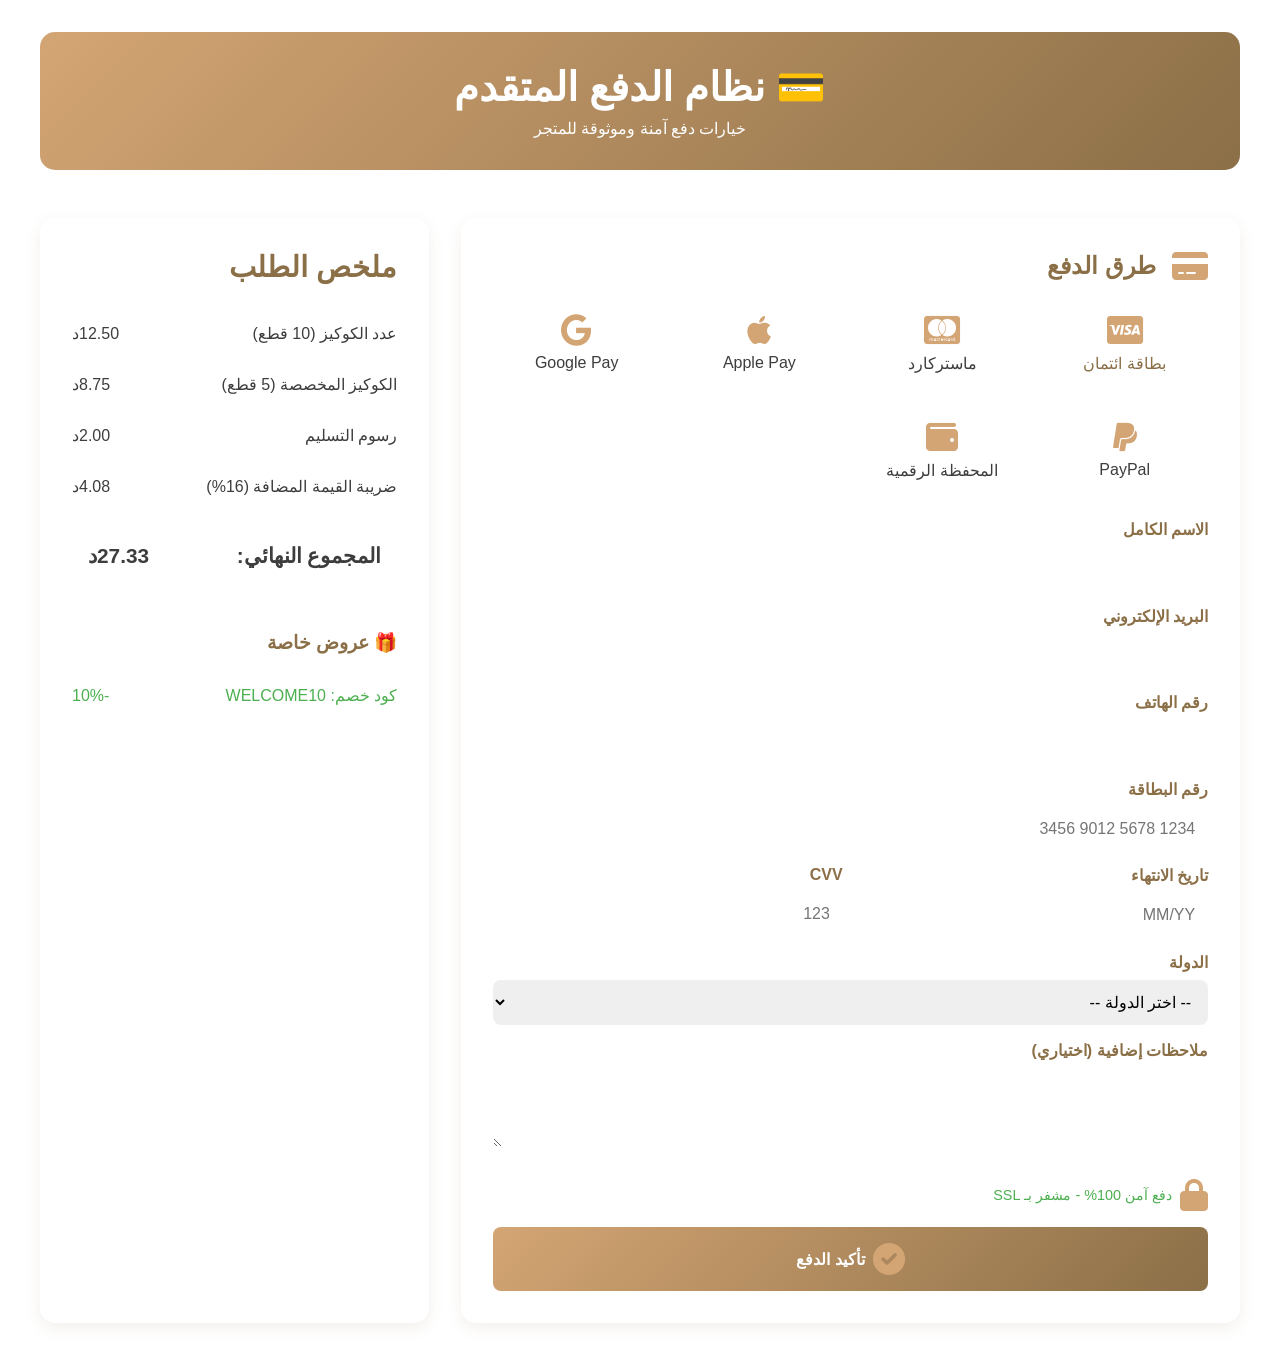
<file: payment-system.html>
<!DOCTYPE html>
<html lang="ar" dir="rtl">
<head>
    <meta charset="UTF-8">
    <meta name="viewport" content="width=device-width, initial-scale=1.0">
    <title>نظام الدفع المتقدم - Crumble & Co</title>
    <link rel="stylesheet" href="https://cdnjs.cloudflare.com/ajax/libs/font-awesome/6.0.0/css/all.min.css">
    <style>
        :root {
            --primary-color: #D4A574;
            --primary-dark: #8B6F47;
            --accent-color: #C97A8A;
            --text-color: #3D3D3D;
            --background-color: #FEFDF9;
            --success-color: #4CAF50;
            --danger-color: #f44336;
        }
        * {
            margin: 0;
            padding: 0;
            box-sizing: border-box;
        }
        body {
            font-family: 'Arabic Typesetting', Arial, sans-serif;
            background: linear-gradient(135deg, var(--primary-light) 0%, var(--accent-light) 100%);
            color: var(--text-color);
            min-height: 100vh;
            padding: 2rem;
        }
        .container {
            max-width: 1200px;
            margin: 0 auto;
        }
        .header {
            background: linear-gradient(135deg, var(--primary-color) 0%, var(--primary-dark) 100%);
            color: white;
            padding: 2rem;
            border-radius: 15px;
            margin-bottom: 3rem;
            text-align: center;
        }
        .header h1 {
            font-size: 2.5rem;
            margin-bottom: 0.5rem;
        }
        .payment-grid {
            display: grid;
            grid-template-columns: repeat(auto-fit, minmax(300px, 1fr));
            gap: 2rem;
            margin-bottom: 3rem;
        }
        .payment-card {
            background: white;
            border-radius: 15px;
            padding: 2rem;
            box-shadow: 0 5px 15px rgba(139, 111, 71, 0.1);
            transition: transform 0.3s ease, box-shadow 0.3s ease;
        }
        .payment-card:hover {
            transform: translateY(-10px);
            box-shadow: 0 15px 30px rgba(139, 111, 71, 0.2);
        }
        .payment-card h3 {
            color: var(--primary-dark);
            font-size: 1.5rem;
            margin-bottom: 1rem;
            display: flex;
            align-items: center;
            gap: 1rem;
        }
        .payment-card i {
            font-size: 2rem;
            color: var(--primary-color);
        }
        .payment-form {
            display: flex;
            flex-direction: column;
            gap: 1rem;
        }
        .form-group {
            display: flex;
            flex-direction: column;
        }
        label {
            font-weight: bold;
            color: var(--primary-dark);
            margin-bottom: 0.5rem;
        }
        input, select, textarea {
            padding: 0.8rem;
            border: 2px solid var(--primary-light);
            border-radius: 8px;
            font-family: inherit;
            font-size: 1rem;
            transition: border-color 0.3s ease;
        }
        input:focus, select:focus, textarea:focus {
            outline: none;
            border-color: var(--primary-color);
            background: #fff9f3;
        }
        .form-row {
            display: grid;
            grid-template-columns: 1fr 1fr;
            gap: 1rem;
        }
        .btn {
            padding: 1rem;
            border: none;
            border-radius: 8px;
            font-weight: bold;
            cursor: pointer;
            transition: all 0.3s ease;
            font-size: 1rem;
            display: flex;
            align-items: center;
            justify-content: center;
            gap: 0.5rem;
        }
        .btn-primary {
            background: linear-gradient(135deg, var(--primary-color) 0%, var(--primary-dark) 100%);
            color: white;
        }
        .btn-primary:hover {
            transform: translateY(-2px);
            box-shadow: 0 8px 20px rgba(139, 111, 71, 0.3);
        }
        .btn-secondary {
            background: var(--accent-light);
            color: var(--accent-color);
            border: 2px solid var(--accent-color);
        }
        .btn-secondary:hover {
            background: var(--accent-color);
            color: white;
        }
        .payment-methods {
            display: grid;
            grid-template-columns: repeat(auto-fit, minmax(150px, 1fr));
            gap: 1rem;
            margin-bottom: 1.5rem;
        }
        .payment-method {
            padding: 1rem;
            border: 2px solid var(--primary-light);
            border-radius: 8px;
            text-align: center;
            cursor: pointer;
            transition: all 0.3s ease;
        }
        .payment-method:hover {
            border-color: var(--primary-color);
            background: var(--primary-light);
        }
        .payment-method.active {
            border-color: var(--primary-color);
            background: linear-gradient(135deg, var(--primary-light) 0%, var(--accent-light) 100%);
            color: var(--primary-dark);
        }
        .payment-method i {
            font-size: 2rem;
            margin-bottom: 0.5rem;
            display: block;
        }
        .security-badge {
            display: flex;
            align-items: center;
            gap: 0.5rem;
            color: var(--success-color);
            font-size: 0.9rem;
            margin-top: 1rem;
        }
        .summary {
            background: white;
            border-radius: 15px;
            padding: 2rem;
            box-shadow: 0 5px 15px rgba(139, 111, 71, 0.1);
        }
        .summary h2 {
            color: var(--primary-dark);
            margin-bottom: 1.5rem;
            font-size: 1.8rem;
        }
        .summary-item {
            display: flex;
            justify-content: space-between;
            align-items: center;
            padding: 1rem 0;
            border-bottom: 1px solid var(--primary-light);
        }
        .summary-item:last-child {
            border-bottom: none;
        }
        .summary-item.total {
            background: linear-gradient(135deg, var(--primary-light) 0%, var(--accent-light) 100%);
            padding: 1rem;
            border-radius: 8px;
            margin-top: 1rem;
            font-weight: bold;
            font-size: 1.3rem;
        }
        .modal {
            display: none;
            position: fixed;
            top: 0;
            left: 0;
            right: 0;
            bottom: 0;
            background: rgba(0, 0, 0, 0.5);
            z-index: 1000;
            align-items: center;
            justify-content: center;
        }
        .modal.active {
            display: flex;
        }
        .modal-content {
            background: white;
            border-radius: 15px;
            padding: 2rem;
            max-width: 500px;
            width: 90%;
            box-shadow: 0 10px 40px rgba(0, 0, 0, 0.3);
            animation: slideUp 0.3s ease;
        }
        @keyframes slideUp {
            from {
                opacity: 0;
                transform: translateY(30px);
            }
            to {
                opacity: 1;
                transform: translateY(0);
            }
        }
        .modal-header {
            font-size: 1.5rem;
            font-weight: bold;
            color: var(--primary-dark);
            margin-bottom: 1rem;
            text-align: center;
        }
        .success-message {
            background: var(--success-color);
            color: white;
            padding: 1.5rem;
            border-radius: 8px;
            margin-bottom: 1rem;
            text-align: center;
            display: none;
        }
        .success-message.show {
            display: block;
            animation: fadeIn 0.3s ease;
        }
        @keyframes fadeIn {
            from { opacity: 0; }
            to { opacity: 1; }
        }
        .receipt {
            background: var(--background-color);
            padding: 1.5rem;
            border-radius: 8px;
            border: 2px dashed var(--primary-color);
            margin: 1.5rem 0;
            text-align: center;
        }
        .receipt-item {
            margin: 0.5rem 0;
            font-size: 0.9rem;
        }
        .tabs {
            display: flex;
            gap: 1rem;
            margin-bottom: 2rem;
            border-bottom: 2px solid var(--primary-light);
        }
        .tab {
            padding: 1rem 1.5rem;
            cursor: pointer;
            border-bottom: 3px solid transparent;
            color: var(--text-color);
            font-weight: 500;
            transition: all 0.3s ease;
        }
        .tab.active {
            color: var(--primary-dark);
            border-bottom-color: var(--primary-color);
        }
        .tab-content {
            display: none;
        }
        .tab-content.active {
            display: block;
        }
        @media (max-width: 768px) {
            .form-row {
                grid-template-columns: 1fr;
            }
            .payment-grid {
                grid-template-columns: 1fr;
            }
            .header h1 {
                font-size: 1.8rem;
            }
        }
    </style>
</head>
<body>
    <div class="container">
        <div class="header">
            <h1>💳 نظام الدفع المتقدم</h1>
            <p>خيارات دفع آمنة وموثوقة للمتجر</p>
        </div>

        <div style="display: grid; grid-template-columns: 2fr 1fr; gap: 2rem;">
            <!-- Payment Methods -->
            <div class="payment-card">
                <h3><i class="fas fa-credit-card"></i> طرق الدفع</h3>
                
                <div class="payment-methods">
                    <div class="payment-method active" onclick="selectPaymentMethod('visa')">
                        <i class="fab fa-cc-visa"></i>
                        <p>بطاقة ائتمان</p>
                    </div>
                    <div class="payment-method" onclick="selectPaymentMethod('mastercard')">
                        <i class="fab fa-cc-mastercard"></i>
                        <p>ماستركارد</p>
                    </div>
                    <div class="payment-method" onclick="selectPaymentMethod('apple')">
                        <i class="fab fa-apple"></i>
                        <p>Apple Pay</p>
                    </div>
                    <div class="payment-method" onclick="selectPaymentMethod('google')">
                        <i class="fab fa-google"></i>
                        <p>Google Pay</p>
                    </div>
                    <div class="payment-method" onclick="selectPaymentMethod('paypal')">
                        <i class="fab fa-paypal"></i>
                        <p>PayPal</p>
                    </div>
                    <div class="payment-method" onclick="selectPaymentMethod('wallet')">
                        <i class="fas fa-wallet"></i>
                        <p>المحفظة الرقمية</p>
                    </div>
                </div>

                <form class="payment-form" id="paymentForm">
                    <div class="form-group">
                        <label for="fullName">الاسم الكامل</label>
                        <input type="text" id="fullName" required>
                    </div>

                    <div class="form-group">
                        <label for="email">البريد الإلكتروني</label>
                        <input type="email" id="email" required>
                    </div>

                    <div class="form-group">
                        <label for="phone">رقم الهاتف</label>
                        <input type="tel" id="phone" required>
                    </div>

                    <div class="form-group">
                        <label for="cardNumber">رقم البطاقة</label>
                        <input type="text" id="cardNumber" placeholder="1234 5678 9012 3456" maxlength="19" required>
                    </div>

                    <div class="form-row">
                        <div class="form-group">
                            <label for="expiry">تاريخ الانتهاء</label>
                            <input type="text" id="expiry" placeholder="MM/YY" maxlength="5" required>
                        </div>
                        <div class="form-group">
                            <label for="cvv">CVV</label>
                            <input type="text" id="cvv" placeholder="123" maxlength="3" required>
                        </div>
                    </div>

                    <div class="form-group">
                        <label for="country">الدولة</label>
                        <select id="country" required>
                            <option>-- اختر الدولة --</option>
                            <option>الأردن</option>
                            <option>السعودية</option>
                            <option>الإمارات</option>
                            <option>الكويت</option>
                            <option>قطر</option>
                            <option>البحرين</option>
                            <option>عمّان</option>
                        </select>
                    </div>

                    <div class="form-group">
                        <label for="notes">ملاحظات إضافية (اختياري)</label>
                        <textarea id="notes" rows="3"></textarea>
                    </div>

                    <div class="security-badge">
                        <i class="fas fa-lock"></i>
                        <span>دفع آمن 100% - مشفر بـ SSL</span>
                    </div>

                    <button type="submit" class="btn btn-primary">
                        <i class="fas fa-check-circle"></i> تأكيد الدفع
                    </button>
                </form>
            </div>

            <!-- Order Summary -->
            <div class="summary">
                <h2>ملخص الطلب</h2>
                
                <div class="summary-item">
                    <span>عدد الكوكيز (10 قطع)</span>
                    <span>12.50د</span>
                </div>
                <div class="summary-item">
                    <span>الكوكيز المخصصة (5 قطع)</span>
                    <span>8.75د</span>
                </div>
                <div class="summary-item">
                    <span>رسوم التسليم</span>
                    <span>2.00د</span>
                </div>
                <div class="summary-item">
                    <span>ضريبة القيمة المضافة (16%)</span>
                    <span id="tax">4.08د</span>
                </div>
                
                <div class="summary-item total">
                    <span>المجموع النهائي:</span>
                    <span id="total">27.33د</span>
                </div>

                <div style="margin-top: 1.5rem; padding-top: 1.5rem; border-top: 2px solid var(--primary-light);">
                    <h3 style="color: var(--primary-dark); margin-bottom: 1rem;">🎁 عروض خاصة</h3>
                    <div class="summary-item" style="color: var(--success-color);">
                        <span>كود خصم: WELCOME10</span>
                        <span>-10%</span>
                    </div>
                </div>
            </div>
        </div>
    </div>

    <!-- Success Modal -->
    <div class="modal" id="successModal">
        <div class="modal-content">
            <div style="text-align: center; margin-bottom: 1.5rem;">
                <i class="fas fa-check-circle" style="font-size: 3rem; color: var(--success-color);"></i>
            </div>
            <div class="modal-header">تم الدفع بنجاح! ✅</div>
            <div class="receipt">
                <div class="receipt-item"><strong>رقم التتبع:</strong> <span id="trackingNo"></span></div>
                <div class="receipt-item"><strong>البريد:</strong> <span id="receiptEmail"></span></div>
                <div class="receipt-item"><strong>المبلغ:</strong> <span id="receiptAmount"></span></div>
                <div class="receipt-item"><strong>التاريخ:</strong> <span id="receiptDate"></span></div>
            </div>
            <button class="btn btn-primary" onclick="closeModal()">العودة للمتجر</button>
        </div>
    </div>

    <script>
        let selectedPayment = 'visa';
        const paymentForm = document.getElementById('paymentForm');

        function selectPaymentMethod(method) {
            selectedPayment = method;
            document.querySelectorAll('.payment-method').forEach(el => {
                el.classList.remove('active');
            });
            event.target.closest('.payment-method').classList.add('active');
        }

        // Format card number
        document.getElementById('cardNumber').addEventListener('input', function(e) {
            let value = e.target.value.replace(/\s/g, '');
            let formattedValue = value.replace(/(\d{4})/g, '$1 ').trim();
            e.target.value = formattedValue;
        });

        // Format expiry date
        document.getElementById('expiry').addEventListener('input', function(e) {
            let value = e.target.value.replace(/\D/g, '');
            if (value.length >= 2) {
                value = value.substring(0, 2) + '/' + value.substring(2, 4);
            }
            e.target.value = value;
        });

        // Only allow numbers in CVV
        document.getElementById('cvv').addEventListener('input', function(e) {
            e.target.value = e.target.value.replace(/\D/g, '');
        });

        // Handle form submission
        paymentForm.addEventListener('submit', function(e) {
            e.preventDefault();

            // Validation
            if (!validateForm()) return;

            // Generate tracking number
            const trackingNo = 'CR' + Date.now() + Math.random().toString(36).substr(2, 9).toUpperCase();

            // Save to localStorage
            const transaction = {
                trackingNo,
                name: document.getElementById('fullName').value,
                email: document.getElementById('email').value,
                phone: document.getElementById('phone').value,
                amount: '27.33د',
                method: selectedPayment,
                date: new Date().toLocaleString('ar-EG'),
                status: 'مكتمل'
            };

            let transactions = JSON.parse(localStorage.getItem('transactions')) || [];
            transactions.push(transaction);
            localStorage.setItem('transactions', JSON.stringify(transactions));

            // Show success modal
            document.getElementById('trackingNo').textContent = trackingNo;
            document.getElementById('receiptEmail').textContent = transaction.email;
            document.getElementById('receiptAmount').textContent = transaction.amount;
            document.getElementById('receiptDate').textContent = transaction.date;
            document.getElementById('successModal').classList.add('active');

            // Reset form
            paymentForm.reset();
        });

        function validateForm() {
            const cardNumber = document.getElementById('cardNumber').value.replace(/\s/g, '');
            if (cardNumber.length !== 16) {
                alert('رقم البطاقة يجب أن يكون 16 رقم');
                return false;
            }
            return true;
        }

        function closeModal() {
            document.getElementById('successModal').classList.remove('active');
        }

        // Close modal when clicking outside
        document.getElementById('successModal').addEventListener('click', function(e) {
            if (e.target === this) {
                closeModal();
            }
        });
    </script>
</body>
</html>
</file>
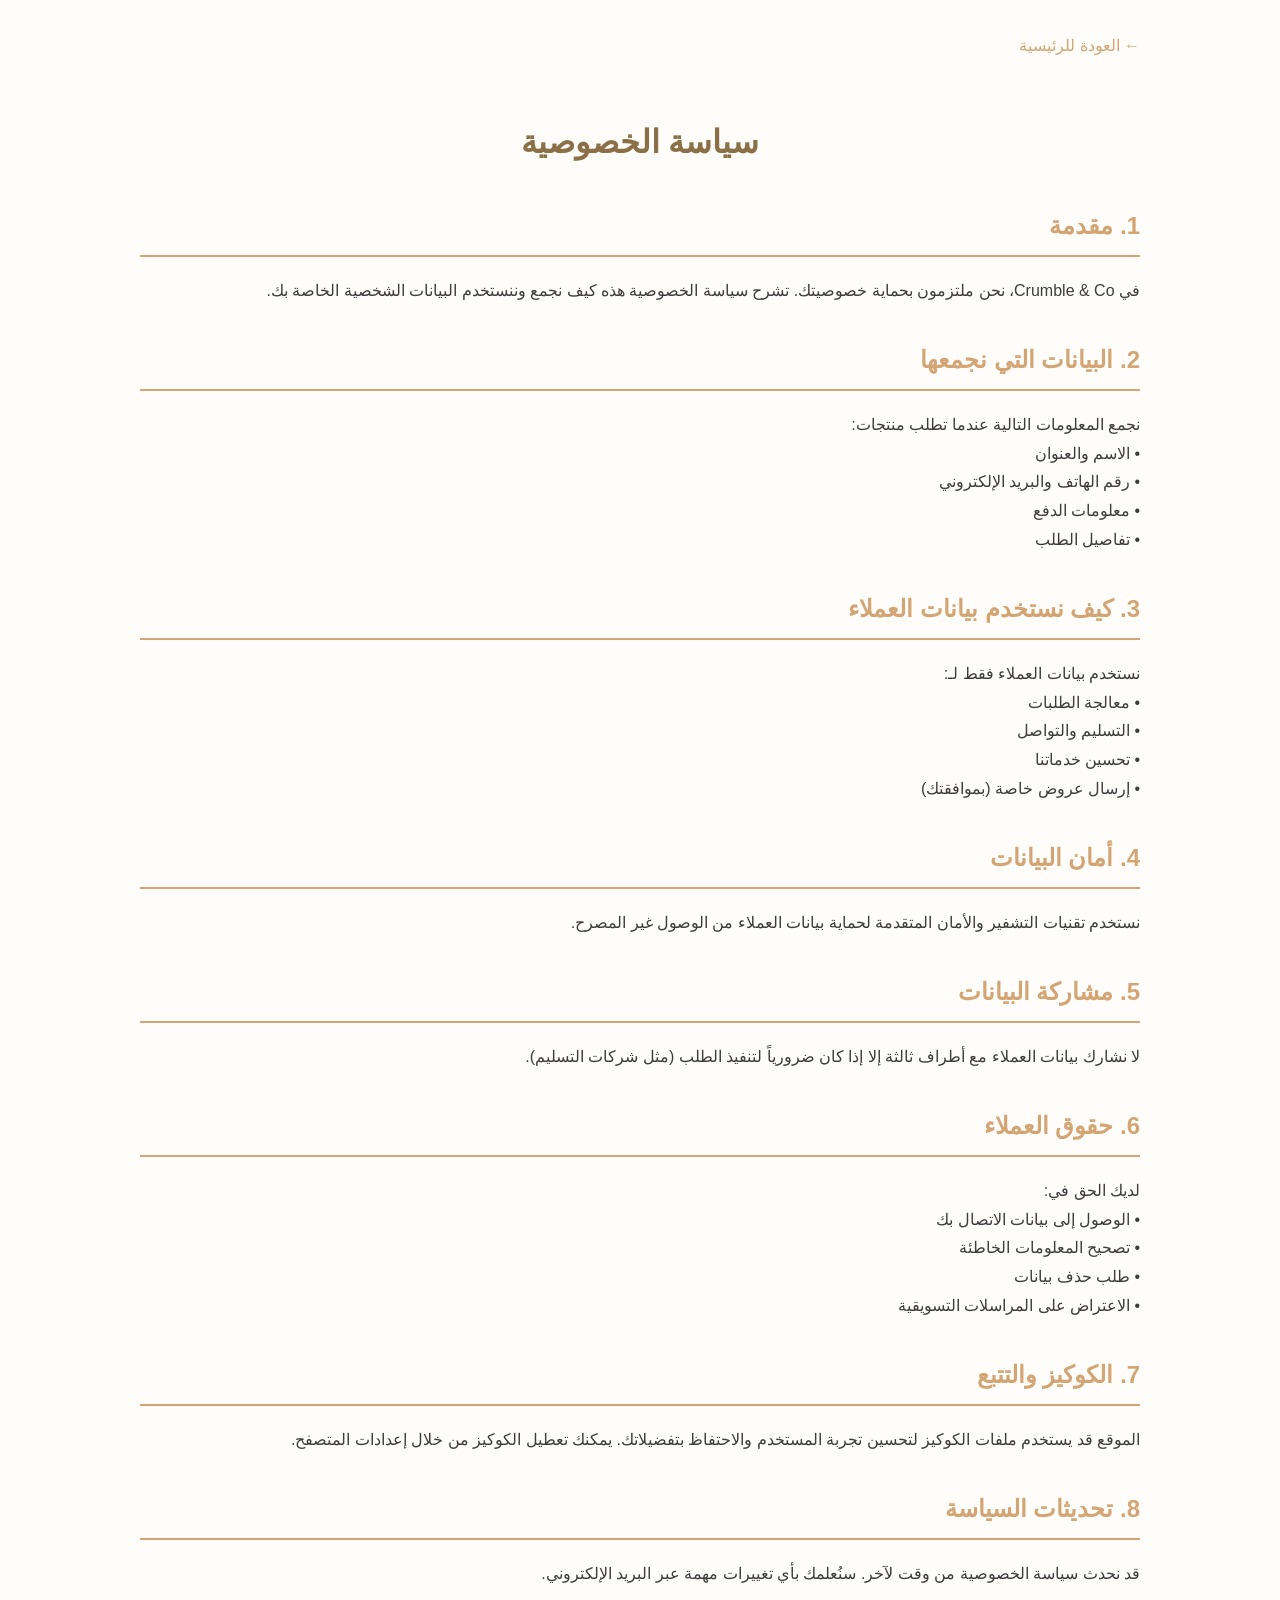
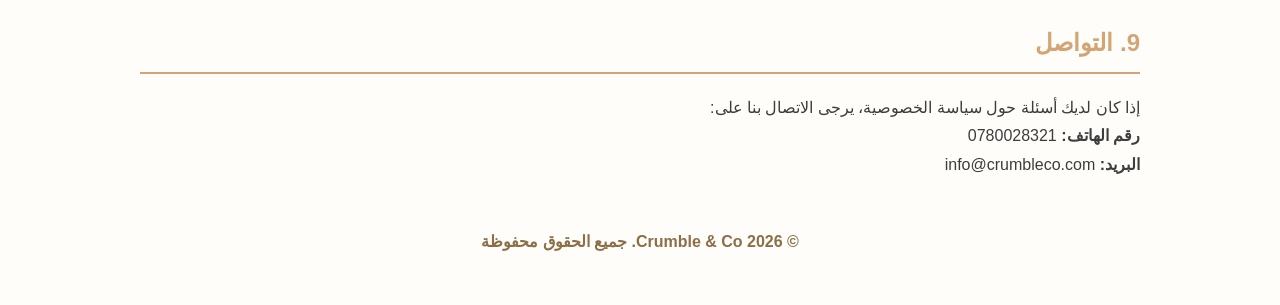
<file: privacy.html>
<!DOCTYPE html>
<html lang="ar" dir="rtl">
<head>
    <meta charset="UTF-8">
    <meta name="viewport" content="width=device-width, initial-scale=1.0">
    <title>سياسة الخصوصية - Crumble & Co</title>
    <style>
        :root {
            --primary-color: #D4A574;
            --primary-dark: #8B6F47;
            --text-color: #3D3D3D;
            --background-color: #FEFDF9;
        }
        body {
            font-family: 'Arabic Typesetting', Arial, sans-serif;
            color: var(--text-color);
            background-color: var(--background-color);
            line-height: 1.8;
            max-width: 1000px;
            margin: 0 auto;
            padding: 2rem;
        }
        h1 {
            color: var(--primary-dark);
            text-align: center;
            margin-bottom: 2rem;
        }
        h2 {
            color: var(--primary-color);
            margin-top: 2rem;
            border-bottom: 2px solid var(--primary-color);
            padding-bottom: 0.5rem;
        }
        .back-link {
            color: var(--primary-color);
            text-decoration: none;
            margin-bottom: 2rem;
            display: inline-block;
        }
        .back-link:hover {
            text-decoration: underline;
        }
    </style>
</head>
<body>
    <a href="index.html" class="back-link">← العودة للرئيسية</a>
    
    <h1>سياسة الخصوصية</h1>
    
    <h2>1. مقدمة</h2>
    <p>
        في Crumble & Co، نحن ملتزمون بحماية خصوصيتك. تشرح سياسة الخصوصية هذه كيف نجمع 
        وننستخدم البيانات الشخصية الخاصة بك.
    </p>
    
    <h2>2. البيانات التي نجمعها</h2>
    <p>
        نجمع المعلومات التالية عندما تطلب منتجات:<br>
        • الاسم والعنوان<br>
        • رقم الهاتف والبريد الإلكتروني<br>
        • معلومات الدفع<br>
        • تفاصيل الطلب
    </p>
    
    <h2>3. كيف نستخدم بيانات العملاء</h2>
    <p>
        نستخدم بيانات العملاء فقط لـ:<br>
        • معالجة الطلبات<br>
        • التسليم والتواصل<br>
        • تحسين خدماتنا<br>
        • إرسال عروض خاصة (بموافقتك)
    </p>
    
    <h2>4. أمان البيانات</h2>
    <p>
        نستخدم تقنيات التشفير والأمان المتقدمة لحماية بيانات العملاء من الوصول غير المصرح.
    </p>
    
    <h2>5. مشاركة البيانات</h2>
    <p>
        لا نشارك بيانات العملاء مع أطراف ثالثة إلا إذا كان ضرورياً لتنفيذ الطلب 
        (مثل شركات التسليم).
    </p>
    
    <h2>6. حقوق العملاء</h2>
    <p>
        لديك الحق في:<br>
        • الوصول إلى بيانات الاتصال بك<br>
        • تصحيح المعلومات الخاطئة<br>
        • طلب حذف بيانات<br>
        • الاعتراض على المراسلات التسويقية
    </p>
    
    <h2>7. الكوكيز والتتبع</h2>
    <p>
        الموقع قد يستخدم ملفات الكوكيز لتحسين تجربة المستخدم والاحتفاظ بتفضيلاتك. 
        يمكنك تعطيل الكوكيز من خلال إعدادات المتصفح.
    </p>
    
    <h2>8. تحديثات السياسة</h2>
    <p>
        قد نحدث سياسة الخصوصية من وقت لآخر. سنُعلمك بأي تغييرات مهمة عبر البريد الإلكتروني.
    </p>
    
    <h2>9. التواصل</h2>
    <p>
        إذا كان لديك أسئلة حول سياسة الخصوصية، يرجى الاتصال بنا على:
        <br><strong>رقم الهاتف:</strong> 0780028321
        <br><strong>البريد:</strong> info@crumbleco.com
    </p>
    
    <p style="text-align: center; margin-top: 3rem; color: var(--primary-dark); font-weight: bold;">
        © 2026 Crumble & Co. جميع الحقوق محفوظة
    </p>
</body>
</html>
</file>
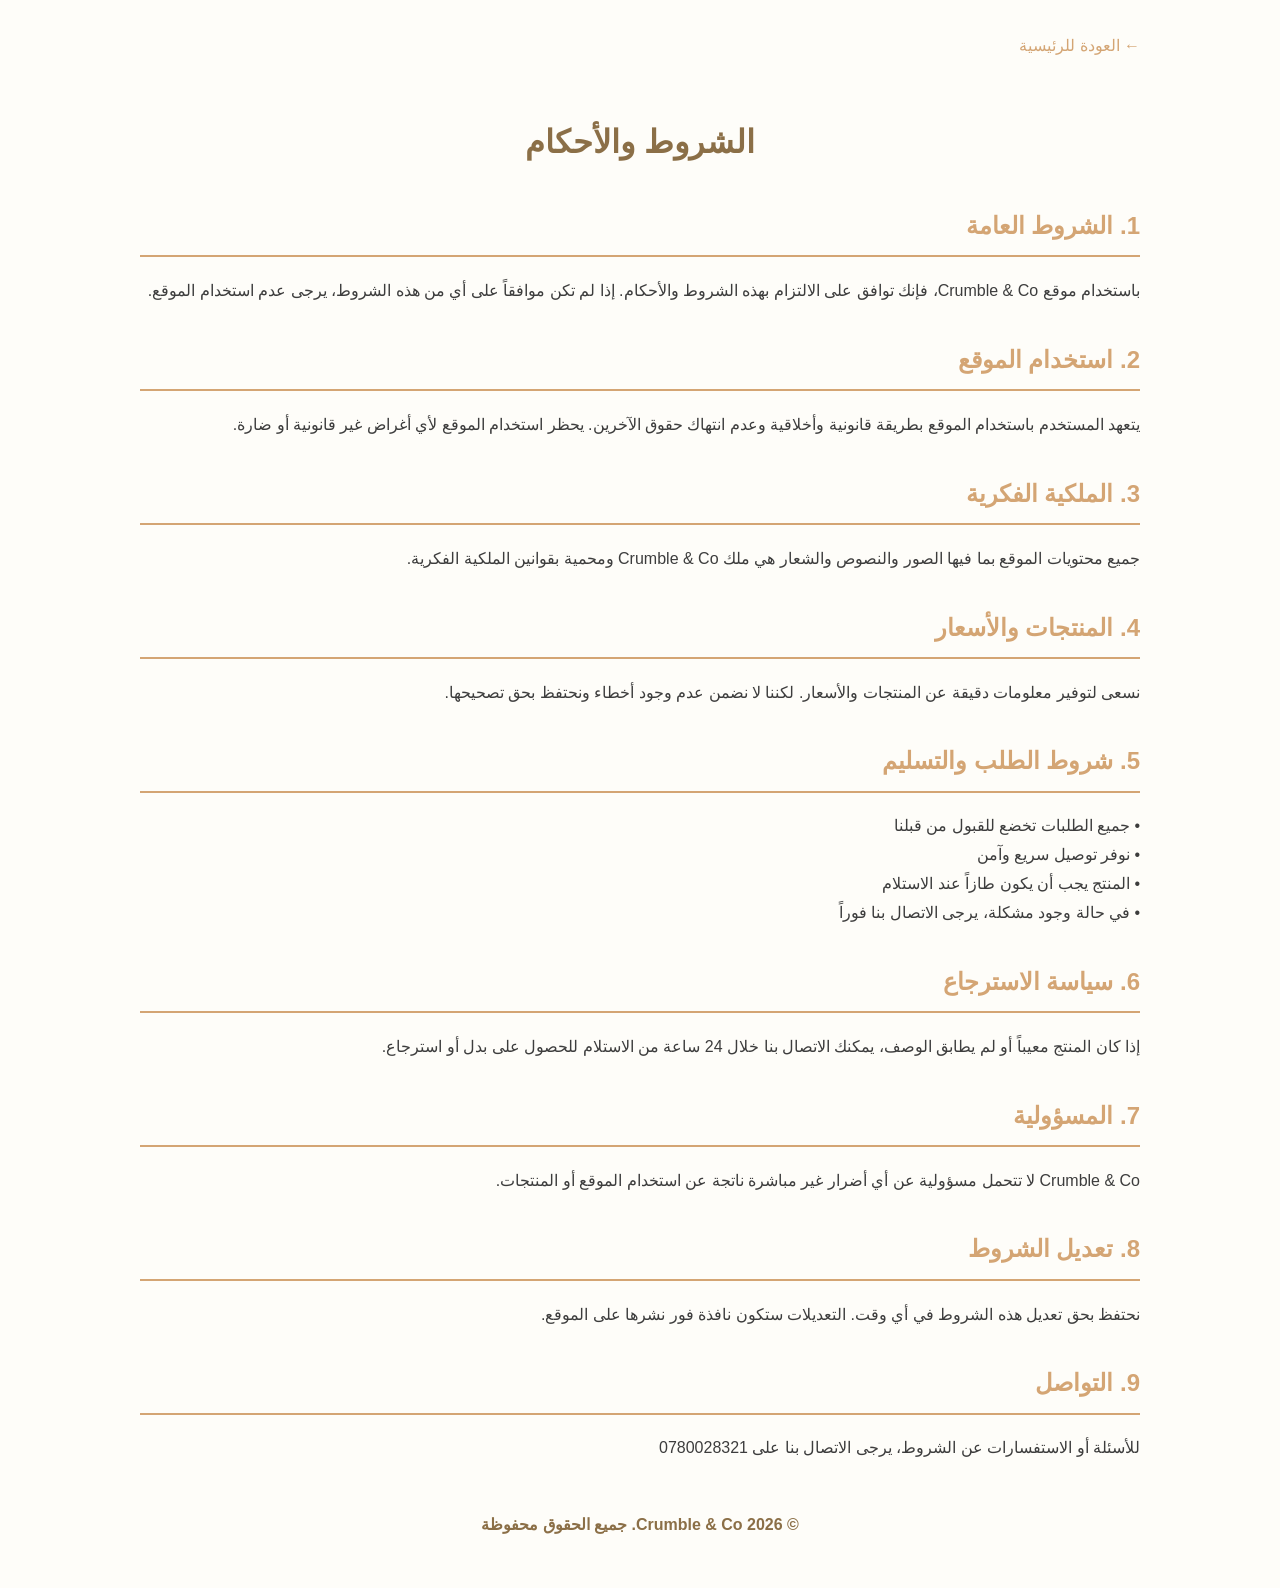
<file: terms.html>
<!DOCTYPE html>
<html lang="ar" dir="rtl">
<head>
    <meta charset="UTF-8">
    <meta name="viewport" content="width=device-width, initial-scale=1.0">
    <title>الشروط والأحكام - Crumble & Co</title>
    <style>
        :root {
            --primary-color: #D4A574;
            --primary-dark: #8B6F47;
            --text-color: #3D3D3D;
            --background-color: #FEFDF9;
        }
        body {
            font-family: 'Arabic Typesetting', Arial, sans-serif;
            color: var(--text-color);
            background-color: var(--background-color);
            line-height: 1.8;
            max-width: 1000px;
            margin: 0 auto;
            padding: 2rem;
        }
        h1 {
            color: var(--primary-dark);
            text-align: center;
            margin-bottom: 2rem;
        }
        h2 {
            color: var(--primary-color);
            margin-top: 2rem;
            border-bottom: 2px solid var(--primary-color);
            padding-bottom: 0.5rem;
        }
        .back-link {
            color: var(--primary-color);
            text-decoration: none;
            margin-bottom: 2rem;
            display: inline-block;
        }
        .back-link:hover {
            text-decoration: underline;
        }
    </style>
</head>
<body>
    <a href="index.html" class="back-link">← العودة للرئيسية</a>
    
    <h1>الشروط والأحكام</h1>
    
    <h2>1. الشروط العامة</h2>
    <p>
        باستخدام موقع Crumble & Co، فإنك توافق على الالتزام بهذه الشروط والأحكام. 
        إذا لم تكن موافقاً على أي من هذه الشروط، يرجى عدم استخدام الموقع.
    </p>
    
    <h2>2. استخدام الموقع</h2>
    <p>
        يتعهد المستخدم باستخدام الموقع بطريقة قانونية وأخلاقية وعدم انتهاك حقوق الآخرين. 
        يحظر استخدام الموقع لأي أغراض غير قانونية أو ضارة.
    </p>
    
    <h2>3. الملكية الفكرية</h2>
    <p>
        جميع محتويات الموقع بما فيها الصور والنصوص والشعار هي ملك Crumble & Co 
        ومحمية بقوانين الملكية الفكرية.
    </p>
    
    <h2>4. المنتجات والأسعار</h2>
    <p>
        نسعى لتوفير معلومات دقيقة عن المنتجات والأسعار. 
        لكننا لا نضمن عدم وجود أخطاء ونحتفظ بحق تصحيحها.
    </p>
    
    <h2>5. شروط الطلب والتسليم</h2>
    <p>
        • جميع الطلبات تخضع للقبول من قبلنا<br>
        • نوفر توصيل سريع وآمن<br>
        • المنتج يجب أن يكون طازاً عند الاستلام<br>
        • في حالة وجود مشكلة، يرجى الاتصال بنا فوراً
    </p>
    
    <h2>6. سياسة الاسترجاع</h2>
    <p>
        إذا كان المنتج معيباً أو لم يطابق الوصف، يمكنك الاتصال بنا خلال 24 ساعة من الاستلام 
        للحصول على بدل أو استرجاع.
    </p>
    
    <h2>7. المسؤولية</h2>
    <p>
        Crumble & Co لا تتحمل مسؤولية عن أي أضرار غير مباشرة ناتجة عن استخدام الموقع أو المنتجات.
    </p>
    
    <h2>8. تعديل الشروط</h2>
    <p>
        نحتفظ بحق تعديل هذه الشروط في أي وقت. التعديلات ستكون نافذة فور نشرها على الموقع.
    </p>
    
    <h2>9. التواصل</h2>
    <p>
        للأسئلة أو الاستفسارات عن الشروط، يرجى الاتصال بنا على 0780028321
    </p>
    
    <p style="text-align: center; margin-top: 3rem; color: var(--primary-dark); font-weight: bold;">
        © 2026 Crumble & Co. جميع الحقوق محفوظة
    </p>
</body>
</html>
</file>
